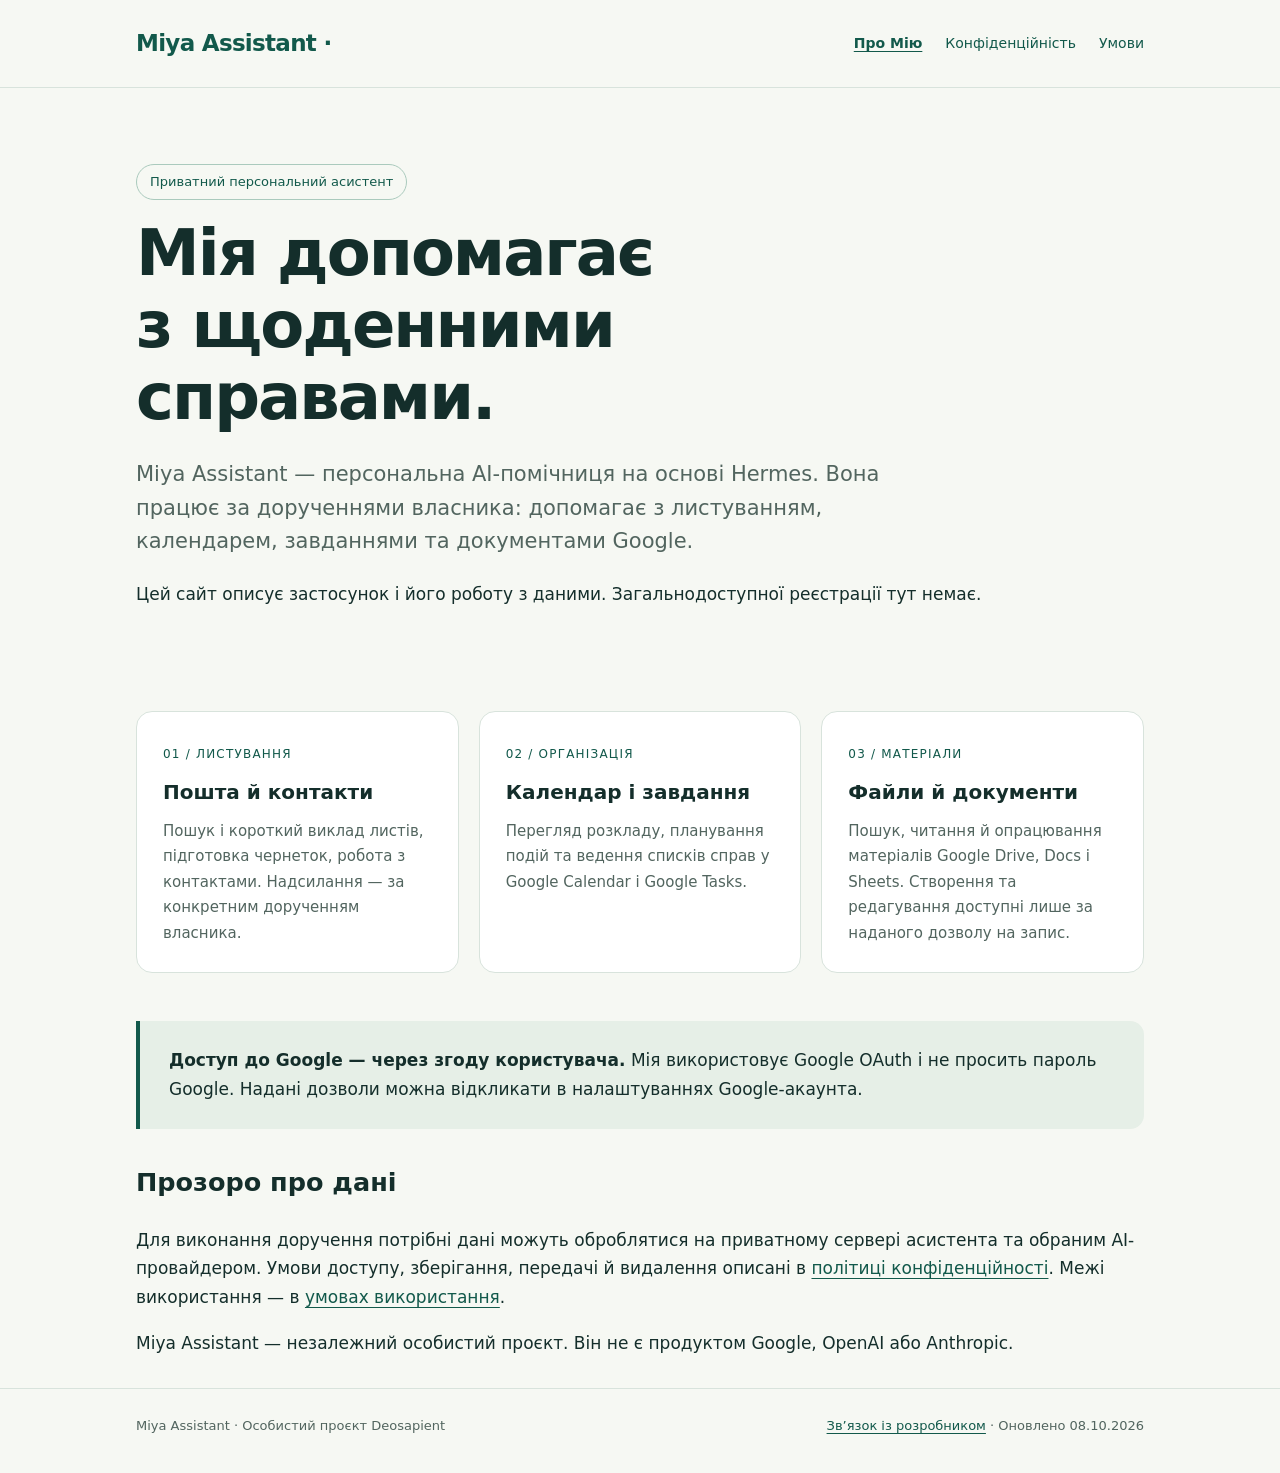
<file: index.html>
<!doctype html>
<html lang="uk"><head><meta charset="utf-8"><meta name="viewport" content="width=device-width,initial-scale=1"><meta name="description" content="Miya Assistant — персональна помічниця для пошти, календаря, завдань і документів Google. Опис застосунку, конфіденційність та умови використання."><meta name="color-scheme" content="light"><title>Персональна помічниця · Miya Assistant</title><link rel="canonical" href="https://deosapient.github.io/"><link rel="stylesheet" href="style.css"><meta name="google-site-verification" content="rJ2XrQ-IRSC0B56j0RJQI04WA2g1UyXSzBGxEh78Qds" /></head><body><a class="skip" href="#main">Перейти до змісту</a><header><div class="wrap"><a class="brand" href="index.html">Miya Assistant<span aria-hidden="true"> ·</span></a><nav aria-label="Основна навігація"><a href="index.html" aria-current="page">Про Мію</a><a href="privacy.html">Конфіденційність</a><a href="terms.html">Умови</a></nav></div></header><main id="main" class="wrap"><section class="hero"><span class="badge">Приватний персональний асистент</span><h1>Мія допомагає<br>з щоденними справами.</h1><p class="lead">Miya Assistant — персональна AI-помічниця на основі Hermes. Вона працює за дорученнями власника: допомагає з листуванням, календарем, завданнями та документами Google.</p><p>Цей сайт описує застосунок і його роботу з даними. Загальнодоступної реєстрації тут немає.</p></section><section aria-label="Можливості" class="grid"><article class="card"><span class="num">01 / ЛИСТУВАННЯ</span><h2>Пошта й контакти</h2><p>Пошук і короткий виклад листів, підготовка чернеток, робота з контактами. Надсилання — за конкретним дорученням власника.</p></article><article class="card"><span class="num">02 / ОРГАНІЗАЦІЯ</span><h2>Календар і завдання</h2><p>Перегляд розкладу, планування подій та ведення списків справ у Google Calendar і Google Tasks.</p></article><article class="card"><span class="num">03 / МАТЕРІАЛИ</span><h2>Файли й документи</h2><p>Пошук, читання й опрацювання матеріалів Google Drive, Docs і Sheets. Створення та редагування доступні лише за наданого дозволу на запис.</p></article></section><section class="note"><p><strong>Доступ до Google — через згоду користувача.</strong> Мія використовує Google OAuth і не просить пароль Google. Надані дозволи можна відкликати в налаштуваннях Google-акаунта.</p></section><section><h2>Прозоро про дані</h2><p>Для виконання доручення потрібні дані можуть оброблятися на приватному сервері асистента та обраним AI-провайдером. Умови доступу, зберігання, передачі й видалення описані в <a href="privacy.html">політиці конфіденційності</a>. Межі використання — в <a href="terms.html">умовах використання</a>.</p><p>Miya Assistant — незалежний особистий проєкт. Він не є продуктом Google, OpenAI або Anthropic.</p></section></main><footer><div class="wrap"><span>Miya Assistant · Особистий проєкт Deosapient</span><span><a href="https://github.com/Deosapient">Зв’язок із розробником</a> · Оновлено 08.10.2026</span></div></footer></body></html>
</file>
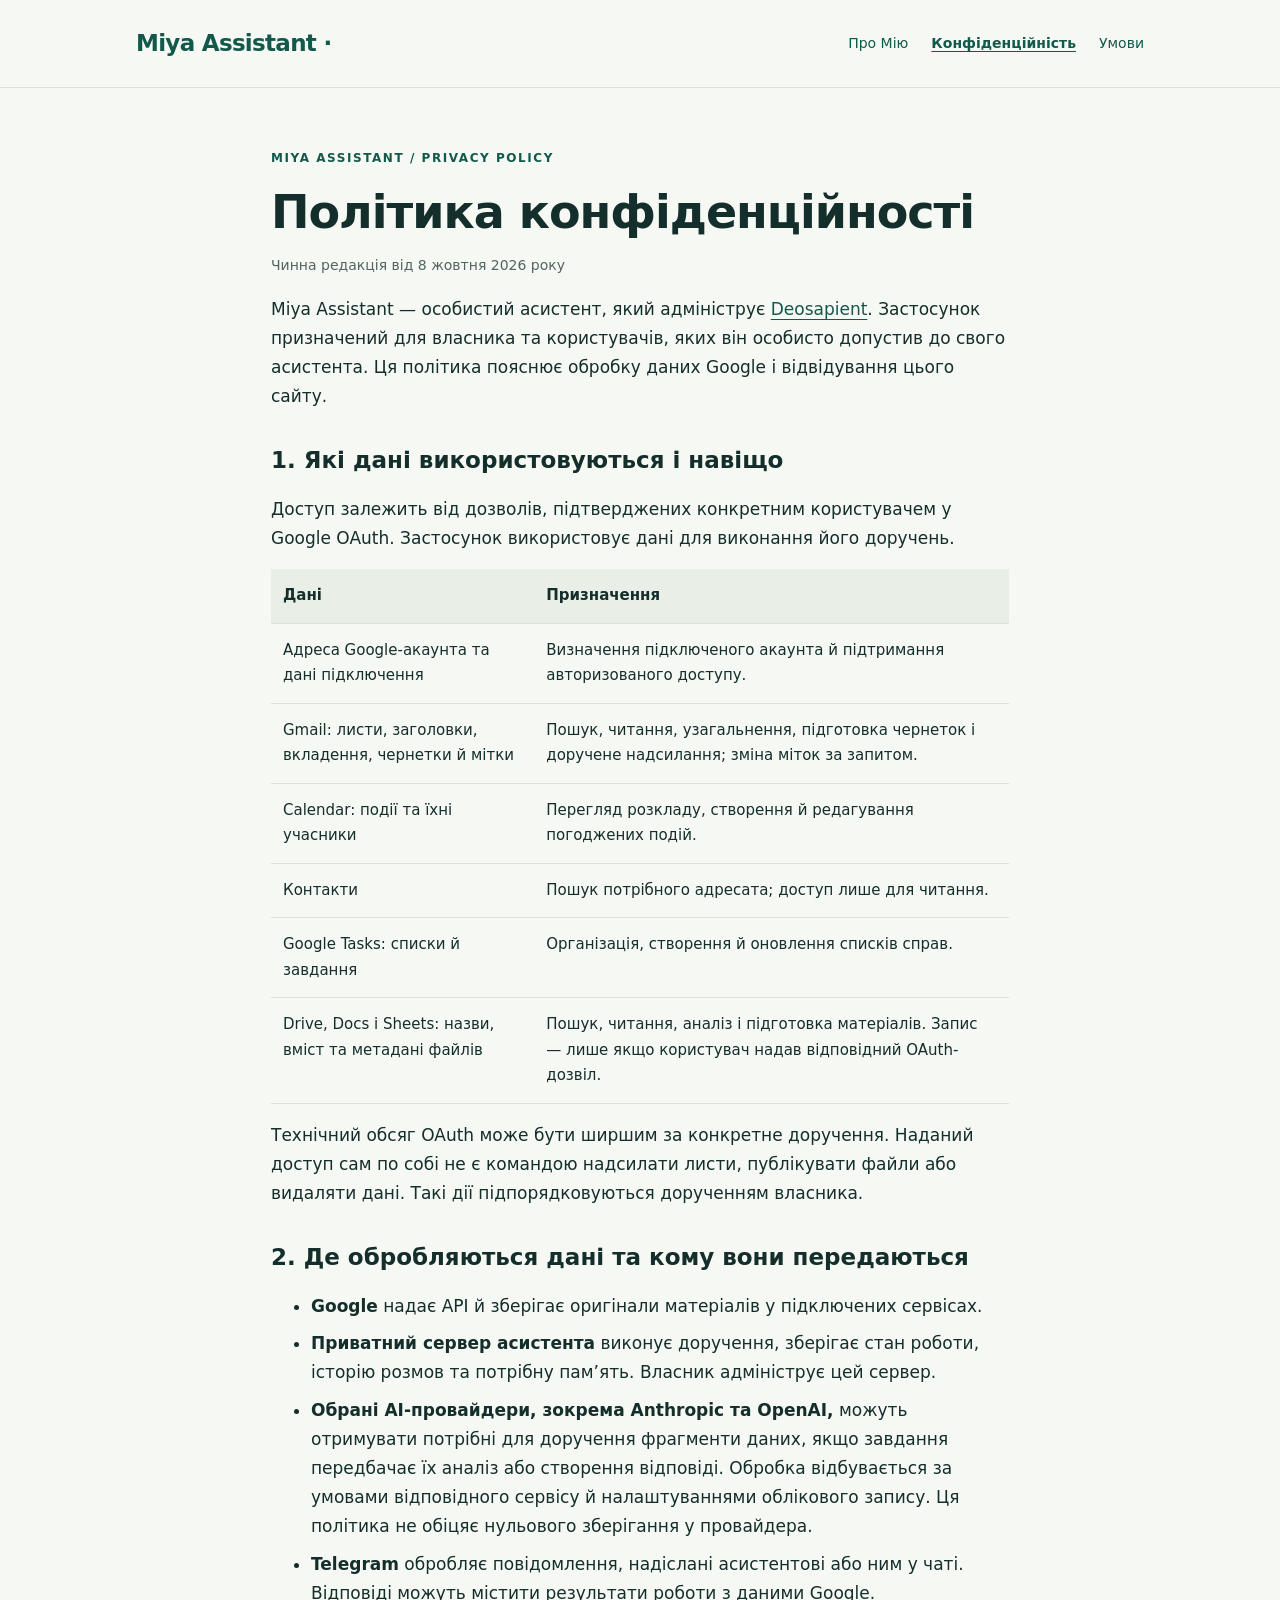
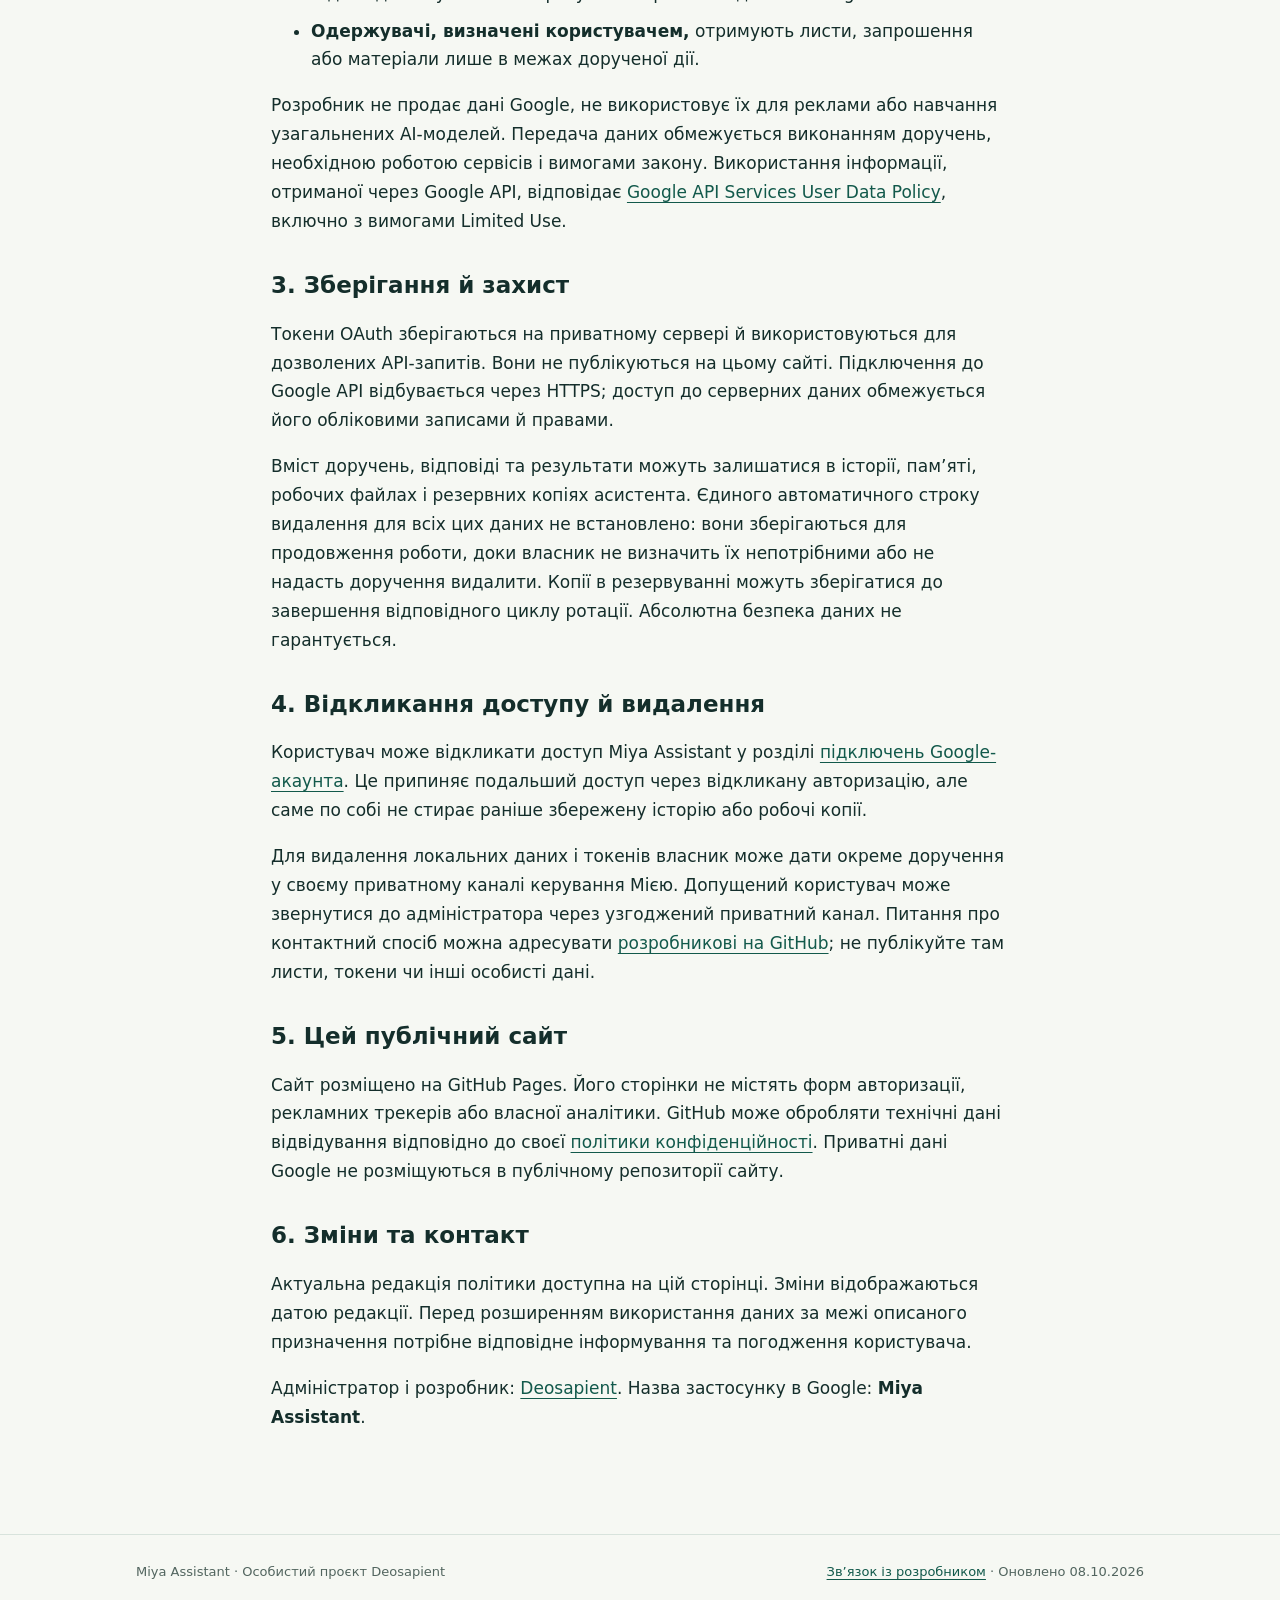
<file: privacy.html>
<!doctype html>
<html lang="uk"><head><meta charset="utf-8"><meta name="viewport" content="width=device-width,initial-scale=1"><meta name="description" content="Політика конфіденційності Miya Assistant: доступ до Google, використання, передача, зберігання даних та відкликання дозволів."><meta name="color-scheme" content="light"><title>Політика конфіденційності · Miya Assistant</title><link rel="canonical" href="https://deosapient.github.io/privacy.html"><link rel="stylesheet" href="style.css"></head><body><a class="skip" href="#main">Перейти до змісту</a><header><div class="wrap"><a class="brand" href="index.html">Miya Assistant<span aria-hidden="true"> ·</span></a><nav aria-label="Основна навігація"><a href="index.html">Про Мію</a><a href="privacy.html" aria-current="page">Конфіденційність</a><a href="terms.html">Умови</a></nav></div></header><main id="main" class="wrap doc"><span class="eyebrow">Miya Assistant / Privacy policy</span><h1>Політика конфіденційності</h1><p class="date">Чинна редакція від 8 жовтня 2026 року</p><p>Miya Assistant — особистий асистент, який адмініструє <a href="https://github.com/Deosapient">Deosapient</a>. Застосунок призначений для власника та користувачів, яких він особисто допустив до свого асистента. Ця політика пояснює обробку даних Google і відвідування цього сайту.</p><h2>1. Які дані використовуються і навіщо</h2><p>Доступ залежить від дозволів, підтверджених конкретним користувачем у Google OAuth. Застосунок використовує дані для виконання його доручень.</p><div class="table-wrap"><table><thead><tr><th scope="col">Дані</th><th scope="col">Призначення</th></tr></thead><tbody><tr><td>Адреса Google-акаунта та дані підключення</td><td>Визначення підключеного акаунта й підтримання авторизованого доступу.</td></tr><tr><td>Gmail: листи, заголовки, вкладення, чернетки й мітки</td><td>Пошук, читання, узагальнення, підготовка чернеток і доручене надсилання; зміна міток за запитом.</td></tr><tr><td>Calendar: події та їхні учасники</td><td>Перегляд розкладу, створення й редагування погоджених подій.</td></tr><tr><td>Контакти</td><td>Пошук потрібного адресата; доступ лише для читання.</td></tr><tr><td>Google Tasks: списки й завдання</td><td>Організація, створення й оновлення списків справ.</td></tr><tr><td>Drive, Docs і Sheets: назви, вміст та метадані файлів</td><td>Пошук, читання, аналіз і підготовка матеріалів. Запис — лише якщо користувач надав відповідний OAuth-дозвіл.</td></tr></tbody></table></div><p>Технічний обсяг OAuth може бути ширшим за конкретне доручення. Наданий доступ сам по собі не є командою надсилати листи, публікувати файли або видаляти дані. Такі дії підпорядковуються дорученням власника.</p><h2>2. Де обробляються дані та кому вони передаються</h2><ul><li><strong>Google</strong> надає API й зберігає оригінали матеріалів у підключених сервісах.</li><li><strong>Приватний сервер асистента</strong> виконує доручення, зберігає стан роботи, історію розмов та потрібну пам’ять. Власник адмініструє цей сервер.</li><li><strong>Обрані AI-провайдери, зокрема Anthropic та OpenAI,</strong> можуть отримувати потрібні для доручення фрагменти даних, якщо завдання передбачає їх аналіз або створення відповіді. Обробка відбувається за умовами відповідного сервісу й налаштуваннями облікового запису. Ця політика не обіцяє нульового зберігання у провайдера.</li><li><strong>Telegram</strong> обробляє повідомлення, надіслані асистентові або ним у чаті. Відповіді можуть містити результати роботи з даними Google.</li><li><strong>Одержувачі, визначені користувачем,</strong> отримують листи, запрошення або матеріали лише в межах дорученої дії.</li></ul><p>Розробник не продає дані Google, не використовує їх для реклами або навчання узагальнених AI-моделей. Передача даних обмежується виконанням доручень, необхідною роботою сервісів і вимогами закону. Використання інформації, отриманої через Google API, відповідає <a href="https://developers.google.com/terms/api-services-user-data-policy">Google API Services User Data Policy</a>, включно з вимогами Limited Use.</p><h2>3. Зберігання й захист</h2><p>Токени OAuth зберігаються на приватному сервері й використовуються для дозволених API-запитів. Вони не публікуються на цьому сайті. Підключення до Google API відбувається через HTTPS; доступ до серверних даних обмежується його обліковими записами й правами.</p><p>Вміст доручень, відповіді та результати можуть залишатися в історії, пам’яті, робочих файлах і резервних копіях асистента. Єдиного автоматичного строку видалення для всіх цих даних не встановлено: вони зберігаються для продовження роботи, доки власник не визначить їх непотрібними або не надасть доручення видалити. Копії в резервуванні можуть зберігатися до завершення відповідного циклу ротації. Абсолютна безпека даних не гарантується.</p><h2>4. Відкликання доступу й видалення</h2><p>Користувач може відкликати доступ Miya Assistant у розділі <a href="https://myaccount.google.com/connections">підключень Google-акаунта</a>. Це припиняє подальший доступ через відкликану авторизацію, але саме по собі не стирає раніше збережену історію або робочі копії.</p><p>Для видалення локальних даних і токенів власник може дати окреме доручення у своєму приватному каналі керування Мією. Допущений користувач може звернутися до адміністратора через узгоджений приватний канал. Питання про контактний спосіб можна адресувати <a href="https://github.com/Deosapient">розробникові на GitHub</a>; не публікуйте там листи, токени чи інші особисті дані.</p><h2>5. Цей публічний сайт</h2><p>Сайт розміщено на GitHub Pages. Його сторінки не містять форм авторизації, рекламних трекерів або власної аналітики. GitHub може обробляти технічні дані відвідування відповідно до своєї <a href="https://docs.github.com/en/site-policy/privacy-policies/github-general-privacy-statement">політики конфіденційності</a>. Приватні дані Google не розміщуються в публічному репозиторії сайту.</p><h2>6. Зміни та контакт</h2><p>Актуальна редакція політики доступна на цій сторінці. Зміни відображаються датою редакції. Перед розширенням використання даних за межі описаного призначення потрібне відповідне інформування та погодження користувача.</p><p>Адміністратор і розробник: <a href="https://github.com/Deosapient">Deosapient</a>. Назва застосунку в Google: <strong>Miya Assistant</strong>.</p></main><footer><div class="wrap"><span>Miya Assistant · Особистий проєкт Deosapient</span><span><a href="https://github.com/Deosapient">Зв’язок із розробником</a> · Оновлено 08.10.2026</span></div></footer></body></html>
</file>
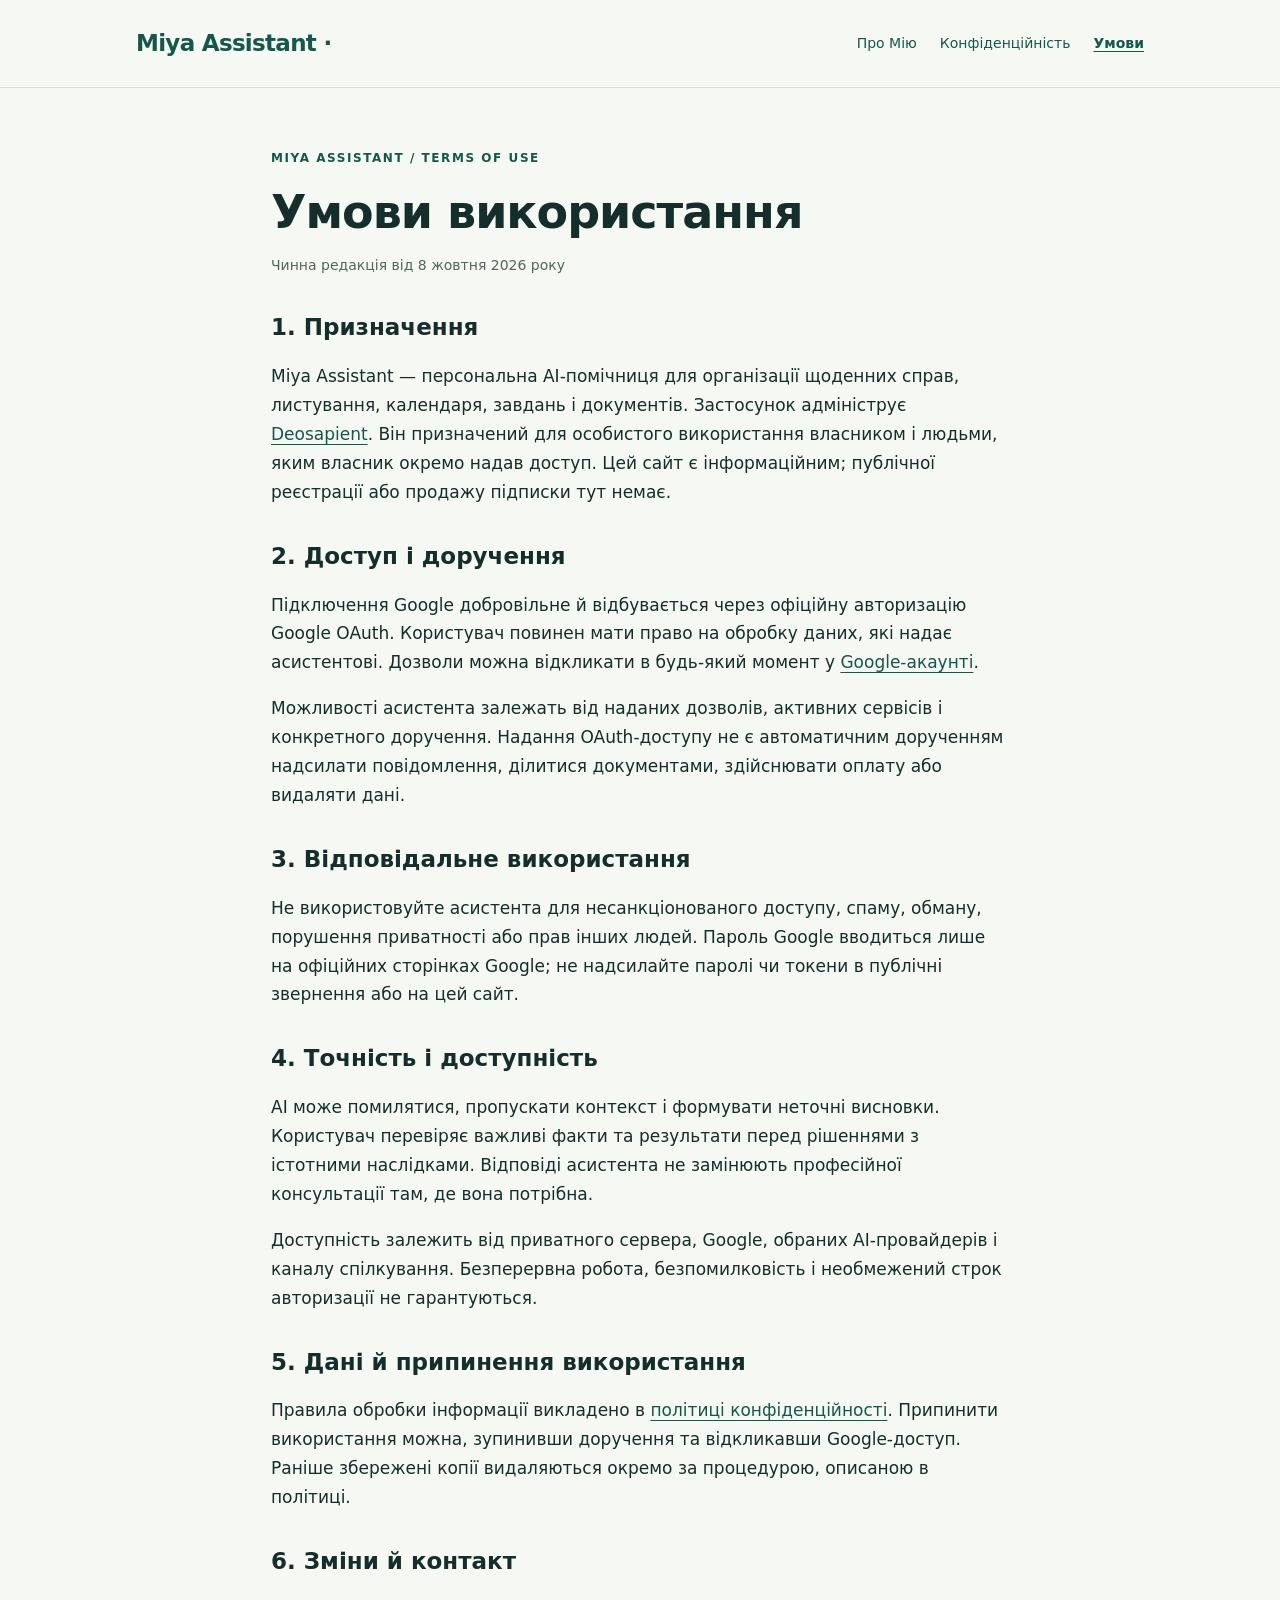
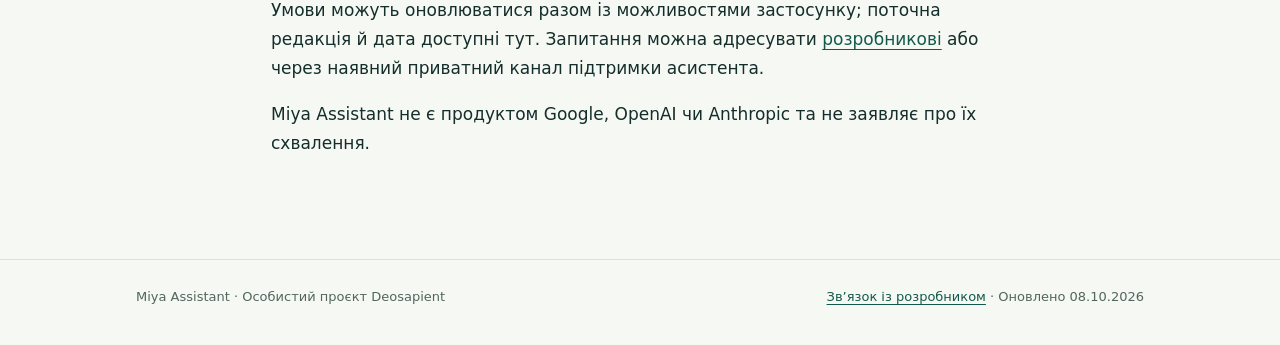
<file: terms.html>
<!doctype html>
<html lang="uk"><head><meta charset="utf-8"><meta name="viewport" content="width=device-width,initial-scale=1"><meta name="description" content="Умови використання Miya Assistant: персональне призначення, дозволи, відповідальність користувача та припинення доступу."><meta name="color-scheme" content="light"><title>Умови використання · Miya Assistant</title><link rel="canonical" href="https://deosapient.github.io/terms.html"><link rel="stylesheet" href="style.css"></head><body><a class="skip" href="#main">Перейти до змісту</a><header><div class="wrap"><a class="brand" href="index.html">Miya Assistant<span aria-hidden="true"> ·</span></a><nav aria-label="Основна навігація"><a href="index.html">Про Мію</a><a href="privacy.html">Конфіденційність</a><a href="terms.html" aria-current="page">Умови</a></nav></div></header><main id="main" class="wrap doc"><span class="eyebrow">Miya Assistant / Terms of use</span><h1>Умови використання</h1><p class="date">Чинна редакція від 8 жовтня 2026 року</p><h2>1. Призначення</h2><p>Miya Assistant — персональна AI-помічниця для організації щоденних справ, листування, календаря, завдань і документів. Застосунок адмініструє <a href="https://github.com/Deosapient">Deosapient</a>. Він призначений для особистого використання власником і людьми, яким власник окремо надав доступ. Цей сайт є інформаційним; публічної реєстрації або продажу підписки тут немає.</p><h2>2. Доступ і доручення</h2><p>Підключення Google добровільне й відбувається через офіційну авторизацію Google OAuth. Користувач повинен мати право на обробку даних, які надає асистентові. Дозволи можна відкликати в будь-який момент у <a href="https://myaccount.google.com/connections">Google-акаунті</a>.</p><p>Можливості асистента залежать від наданих дозволів, активних сервісів і конкретного доручення. Надання OAuth-доступу не є автоматичним дорученням надсилати повідомлення, ділитися документами, здійснювати оплату або видаляти дані.</p><h2>3. Відповідальне використання</h2><p>Не використовуйте асистента для несанкціонованого доступу, спаму, обману, порушення приватності або прав інших людей. Пароль Google вводиться лише на офіційних сторінках Google; не надсилайте паролі чи токени в публічні звернення або на цей сайт.</p><h2>4. Точність і доступність</h2><p>AI може помилятися, пропускати контекст і формувати неточні висновки. Користувач перевіряє важливі факти та результати перед рішеннями з істотними наслідками. Відповіді асистента не замінюють професійної консультації там, де вона потрібна.</p><p>Доступність залежить від приватного сервера, Google, обраних AI-провайдерів і каналу спілкування. Безперервна робота, безпомилковість і необмежений строк авторизації не гарантуються.</p><h2>5. Дані й припинення використання</h2><p>Правила обробки інформації викладено в <a href="privacy.html">політиці конфіденційності</a>. Припинити використання можна, зупинивши доручення та відкликавши Google-доступ. Раніше збережені копії видаляються окремо за процедурою, описаною в політиці.</p><h2>6. Зміни й контакт</h2><p>Умови можуть оновлюватися разом із можливостями застосунку; поточна редакція й дата доступні тут. Запитання можна адресувати <a href="https://github.com/Deosapient">розробникові</a> або через наявний приватний канал підтримки асистента.</p><p>Miya Assistant не є продуктом Google, OpenAI чи Anthropic та не заявляє про їх схвалення.</p></main><footer><div class="wrap"><span>Miya Assistant · Особистий проєкт Deosapient</span><span><a href="https://github.com/Deosapient">Зв’язок із розробником</a> · Оновлено 08.10.2026</span></div></footer></body></html>
</file>
<file: style.css>
:root{color-scheme:light;--ink:#142e2b;--muted:#52655f;--green:#12594b;--line:#d8e3dc;--paper:#f6f8f3}*{box-sizing:border-box}body{margin:0;background:var(--paper);color:var(--ink);font:17px/1.7 system-ui,-apple-system,"Segoe UI",sans-serif}a{color:var(--green);text-underline-offset:.22em}a:hover{text-decoration-thickness:2px}a:focus-visible{outline:3px solid #dc9d38;outline-offset:5px}.wrap{max-width:1060px;margin:auto;padding:0 26px}header{border-bottom:1px solid var(--line)}header .wrap{display:flex;justify-content:space-between;align-items:center;gap:26px;padding-top:24px;padding-bottom:24px}.brand{font-size:23px;font-weight:750;text-decoration:none;letter-spacing:-.7px}nav{display:flex;gap:23px;flex-wrap:wrap;font-size:14px}nav a{text-decoration:none}nav a[aria-current=page]{font-weight:700;text-decoration:underline}.eyebrow{color:var(--green);font-size:12px;letter-spacing:.13em;font-weight:750;text-transform:uppercase}.hero{padding:76px 0 55px}.hero h1{max-width:850px;font-size:clamp(36px,5.7vw,64px);line-height:1.12;letter-spacing:-2px;margin:18px 0 25px}.lead{max-width:770px;font-size:21px;color:var(--muted);line-height:1.6}.badge{display:inline-block;padding:6px 13px;border:1px solid #aacabd;border-radius:999px;font-size:13px;color:var(--green)}.grid{display:grid;grid-template-columns:repeat(3,1fr);gap:20px;margin:30px 0 48px}.card{background:#fff;border:1px solid var(--line);border-radius:16px;padding:26px}.card h2{font-size:20px;margin:8px 0 10px}.card p{font-size:15px;margin:0;color:var(--muted)}.num{font-size:12px;color:var(--green);letter-spacing:.1em}.note{padding:25px 29px;background:#e6efe7;border-left:4px solid var(--green);border-radius:0 14px 14px 0;margin:32px 0}.note p{margin:0}.doc{max-width:790px;padding-top:54px;padding-bottom:55px}.doc h1{font-size:clamp(31px,4vw,46px);line-height:1.16;letter-spacing:-1px;margin:15px 0}.doc h2{font-size:23px;line-height:1.3;margin-top:35px}.doc li{margin:9px 0}.date{color:var(--muted);font-size:14px}.table-wrap{overflow:auto}table{width:100%;border-collapse:collapse;font-size:15px}th,td{text-align:left;vertical-align:top;padding:14px 12px;border-bottom:1px solid var(--line)}th{background:#e9efe7}footer{border-top:1px solid var(--line);margin-top:30px;padding:26px 0 36px;font-size:13px;color:var(--muted)}footer .wrap{display:flex;justify-content:space-between;gap:20px;flex-wrap:wrap}.skip{position:absolute;left:-9999px}.skip:focus{left:12px;top:10px;background:#fff;padding:10px;z-index:5}@media(max-width:700px){header .wrap{align-items:flex-start;flex-direction:column;gap:12px}nav{gap:16px}.hero{padding-top:44px}.hero h1{letter-spacing:-1px}.grid{grid-template-columns:1fr;gap:12px}.card{padding:22px}.lead{font-size:18px}.wrap{padding-left:20px;padding-right:20px}}
</file>
